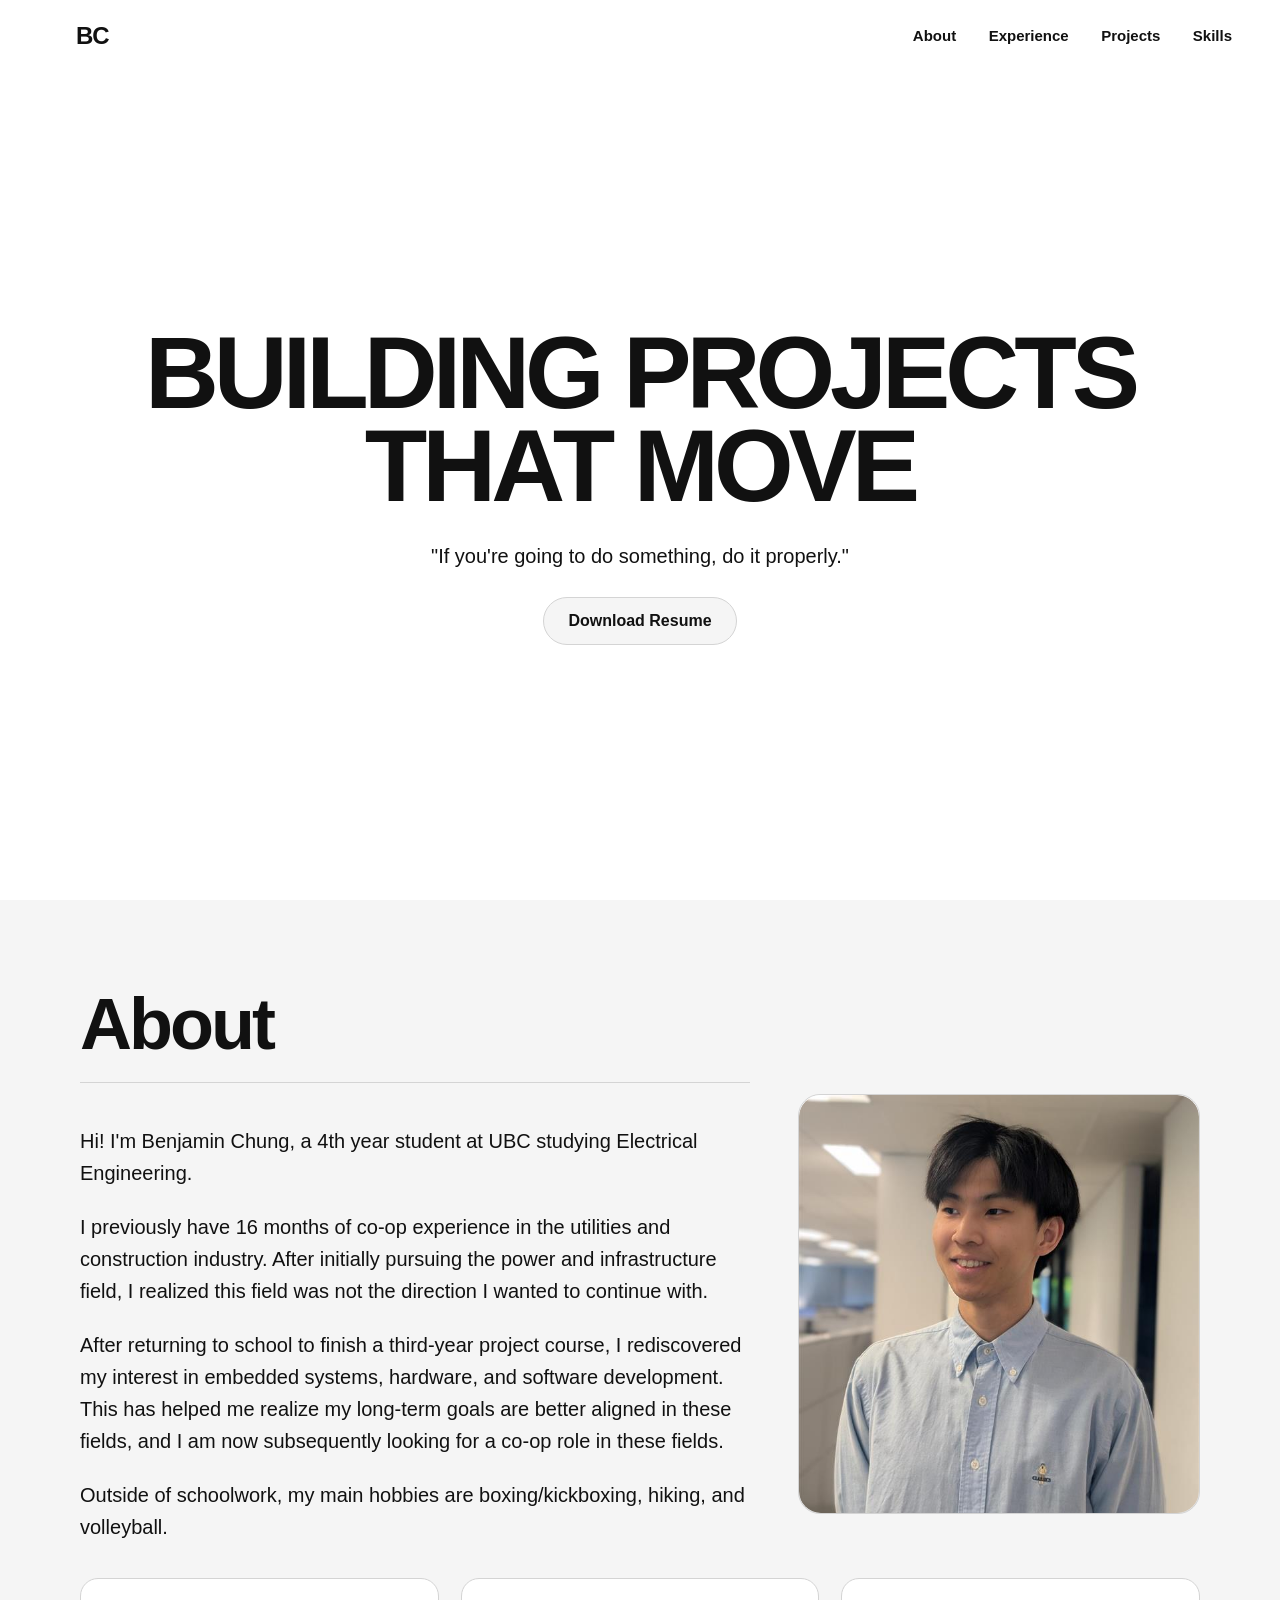
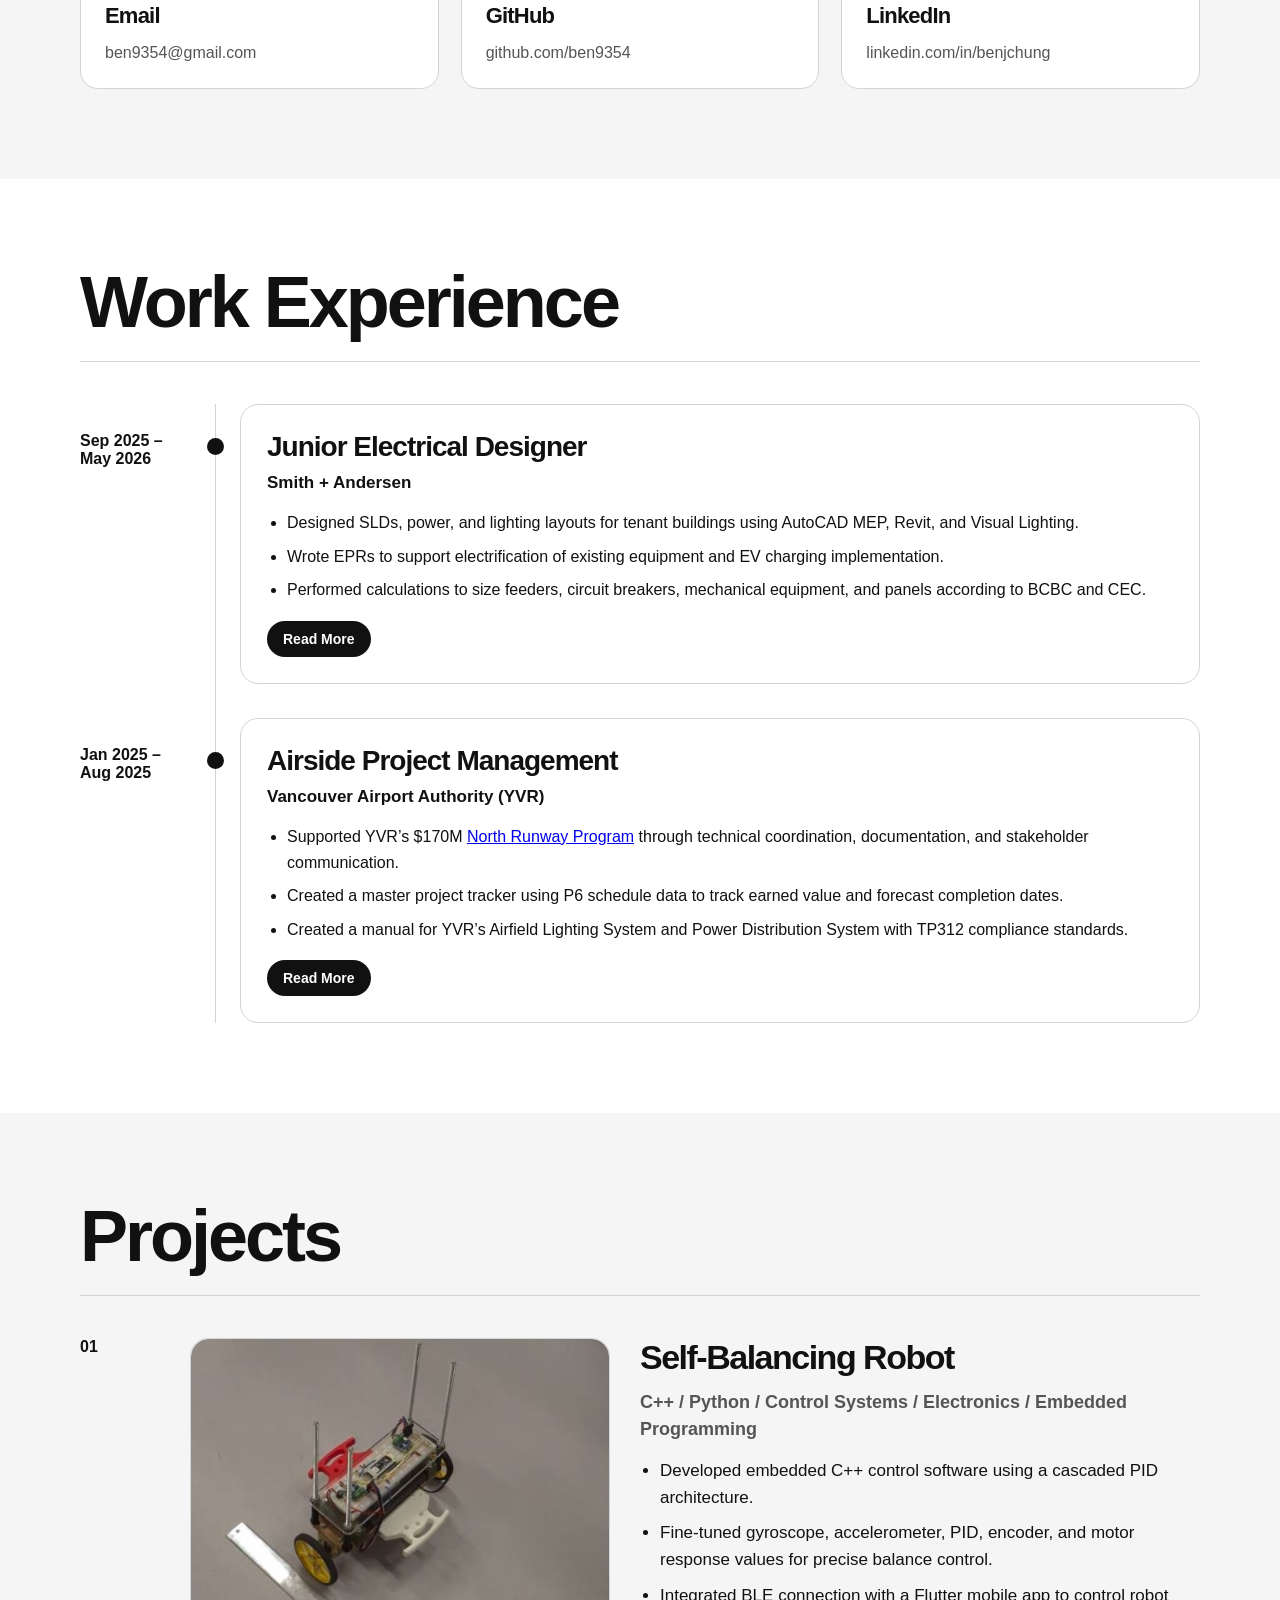
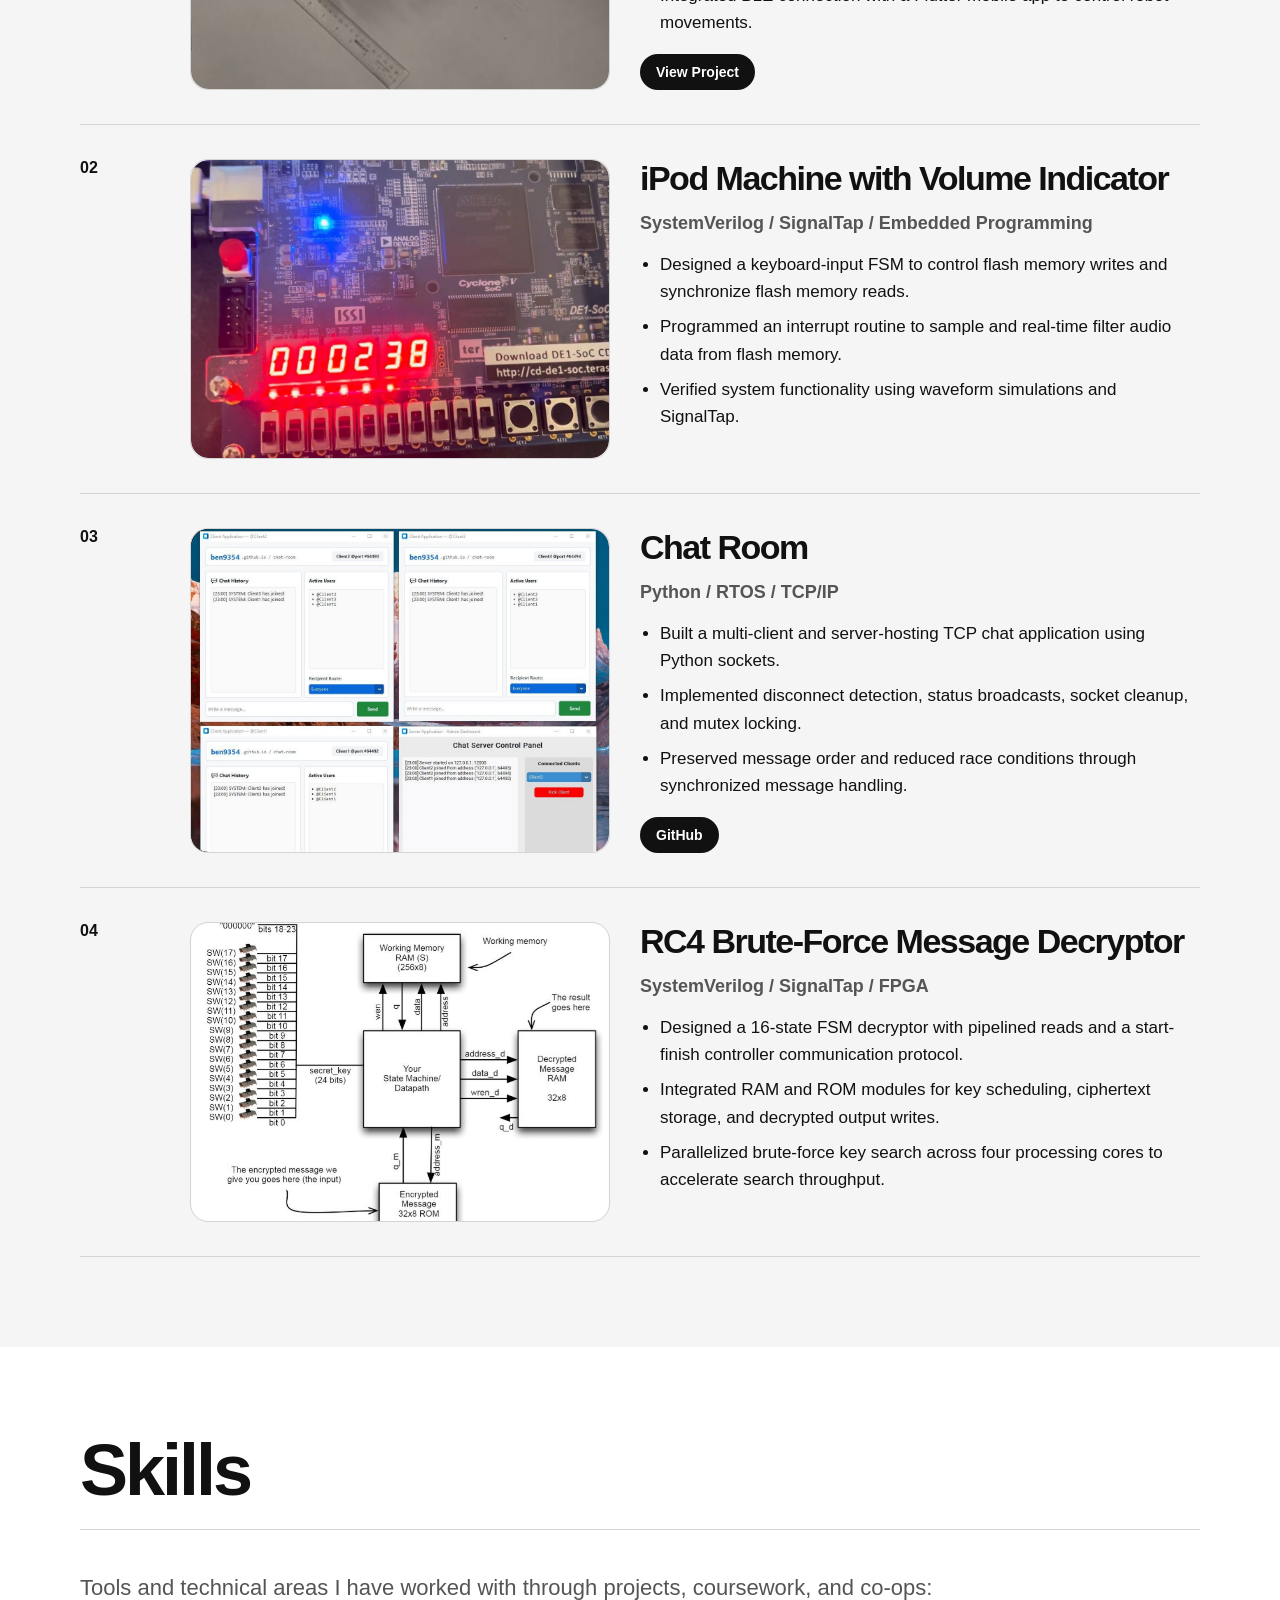
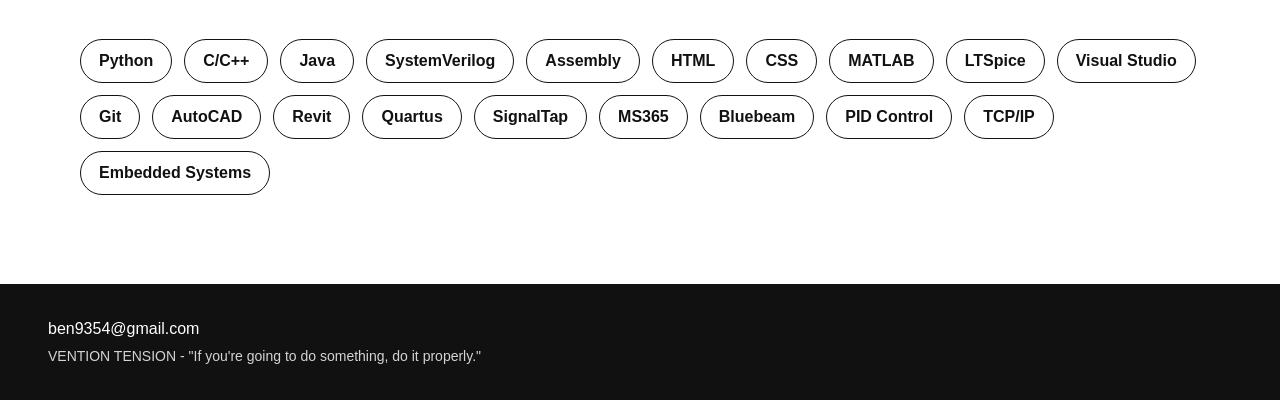
<file: index.html>
<!DOCTYPE html> 
<html lang="en">
<head>
  <!-- basic page setup -->
  <!-- main portfolio page -->
  <meta charset="UTF-8">
  <meta name="viewport" content="width=device-width, initial-scale=1.0">
  <title>Benjamin Chung | Portfolio</title>
  <link rel="stylesheet" href="style.css">
</head>
<body>

  <!-- top nav -->
  <nav>
    <a class="logo" href="index.html">BC</a>
    <div>
       <a href="#about">About</a>
      <a href="#experience">Experience</a>
      <a href="#projects">Projects</a>
      <a href="#skills">Skills</a>
    </div>
  </nav>


  
  <!-- hero / landing section -->
  <header class="hero">
    <h1>BUILDING PROJECTS<br>THAT MOVE</h1>
    <p class="subtext">"If you're going to do something, do it properly."</p>

    <div class="hero-buttons">
      <a href="ben_chung_resume.pdf" class="button secondary-button" download>Download Resume</a>
    </div>
  </header>

  
  <!-- about section -->
  <section id="about" class="about">
    <div class="about-layout">
      <div class="about-text">
        <h2>About</h2>
        <p>
          Hi! I'm Benjamin Chung, a 4th year student at UBC studying Electrical Engineering. 
        </p>
        
        <p>
          I previously have 16 months of co-op experience in the utilities and construction industry.
          After initially pursuing the power and infrastructure field, I realized this field was not the direction I wanted to continue with.
        </p>

        <p>
          After returning to school to finish a third-year project course, I rediscovered my interest in embedded systems,
          hardware, and software development. This has helped me realize my long-term goals are better aligned in these fields, and I am now subsequently looking for a co-op role in these fields.
        </p>

        <p>
          Outside of schoolwork, my main hobbies are boxing/kickboxing, hiking, and volleyball.
        </p>
      </div>

      <div class="about-photo">
        <img src="profile.jpg" alt="Benjamin Chung portrait" onload="this.parentElement.classList.add('has-photo')" onerror="this.style.display='none'">
        <p>profile.jpg</p>
      </div>
    </div>

    <div class="about-grid">
      <a class="about-card contact-button" href="mailto:ben9354@gmail.com">
        <h3>Email</h3>
        <p>ben9354@gmail.com</p>
      </a>

      <a class="about-card contact-button" href="https://github.com/ben9354" target="_blank">
        <h3>GitHub</h3>
        <p>github.com/ben9354</p>
      </a>

      <a class="about-card contact-button" href="https://linkedin.com/in/benjchung" target="_blank">
        <h3>LinkedIn</h3>
        <p>linkedin.com/in/benjchung</p>
      </a>
    </div>
  </section>

  
  <!-- work timeline -->
  <section id="experience" class="experience timeline-vertical-style">
    <div class="experience-inner">
      <h2>Work Experience</h2>

      <div class="timeline-vertical">
        <div class="timeline-line"></div>

        <div class="timeline-item">
          <div class="dot"></div>
          <div class="timeline-date">Sep 2025 – May 2026</div>
          <div class="timeline-card">
            <h3>Junior Electrical Designer</h3>
            <p class="company">Smith + Andersen</p>
            <ul>
              <li>Designed SLDs, power, and lighting layouts for tenant buildings using AutoCAD MEP, Revit, and Visual Lighting.</li>
              <li>Wrote EPRs to support electrification of existing equipment and EV charging implementation.</li>
              <li>Performed calculations to size feeders, circuit breakers, mechanical equipment, and panels according to BCBC and CEC.</li>
            </ul>
            <a class="read-more-link" href="work-smith-andersen.html">Read More</a>
          </div>
        </div>

        <div class="timeline-item">
          <div class="dot"></div>
          <div class="timeline-date">Jan 2025 – Aug 2025</div>
          <div class="timeline-card">
            <h3>Airside Project Management</h3>
            <p class="company">Vancouver Airport Authority (YVR)</p>
            <ul>
              <li>Supported YVR’s $170M <a href="https://news.yvr.ca/north-runway-modernization-program/" target="_blank">North Runway Program</a> through technical coordination, documentation, and stakeholder communication.</li>
              <li>Created a master project tracker using P6 schedule data to track earned value and forecast completion dates.</li>
              <li>Created a manual for YVR’s Airfield Lighting System and Power Distribution System with TP312 compliance standards.</li>
            </ul>
            <a class="read-more-link" href="work-yvr.html">Read More</a>
          </div>
        </div>
      </div>

    </div>
  </section>

  
  <!-- projects -->
  <section id="projects" class="projects">
    <h2 class="section-heading">Projects</h2>

    <div class="project">
      <span>01</span>

      <div>
        <div class="project-visual robot-visual">
          <img class="project-image" src="project-self-balancing-robot.jpg" alt="Self-balancing robot project image" onload="this.parentElement.classList.add('has-project-image')" onerror="this.style.display='none'">
          <p>project-self-balancing-robot.jpg</p>
        </div>
      </div>

      <div>
        <h2>Self-Balancing Robot</h2>
        <p class="project-tools">C++ / Python / Control Systems / Electronics / Embedded Programming</p>
        <ul class="project-points">
          <li>Developed embedded C++ control software using a cascaded PID architecture.</li>
          <li>Fine-tuned gyroscope, accelerometer, PID, encoder, and motor response values for precise balance control.</li>
          <li>Integrated BLE connection with a Flutter mobile app to control robot movements.</li>
        </ul>
        <div class="project-links">
          <a href="https://drive.google.com/drive/folders/1sXyrJWSjCt3jf3mRxMlip21zSfRidqCU" target="_blank">View Project</a>
        </div>
      </div>
    </div>

    <div class="project">
      <span>02</span>

      <div>
        <div class="project-visual electronics-visual">
          <img class="project-image" src="project-ipod-machine.jpg" alt="iPod machine FPGA project image" onload="this.parentElement.classList.add('has-project-image')" onerror="this.style.display='none'">
          <p>project-ipod-machine.jpg</p>
        </div>
      </div>

      <div>
        <h2>iPod Machine with Volume Indicator</h2>
        <p class="project-tools">SystemVerilog / SignalTap / Embedded Programming</p>
        <ul class="project-points">
          <li>Designed a keyboard-input FSM to control flash memory writes and synchronize flash memory reads.</li>
          <li>Programmed an interrupt routine to sample and real-time filter audio data from flash memory.</li>
          <li>Verified system functionality using waveform simulations and SignalTap.</li>
        </ul>
      </div>
    </div>

    <div class="project">
      <span>03</span>

      <div>
        <div class="project-visual website-visual">
          <img class="project-image" src="project-chat-room.jpg" alt="Chat room project image" onload="this.parentElement.classList.add('has-project-image')" onerror="this.style.display='none'">
          <p>project-chat-room.jpg</p>
        </div>
      </div>

      <div>
        <h2>Chat Room</h2>
        <p class="project-tools">Python / RTOS / TCP/IP</p>
        <ul class="project-points">
          <li>Built a multi-client and server-hosting TCP chat application using Python sockets.</li>
          <li>Implemented disconnect detection, status broadcasts, socket cleanup, and mutex locking.</li>
          <li>Preserved message order and reduced race conditions through synchronized message handling.</li>
        </ul>
        <div class="project-links">
          <a href="https://github.com/Ben9354/Chat-Room" target="_blank">GitHub</a>
        </div>
      </div>
    </div>

    <div class="project">
      <span>04</span>

      <div>
        <div class="project-visual future-visual">
          <img class="project-image" src="project-rc4-decryptor.jpg" alt="RC4 decryptor FPGA project image" onload="this.parentElement.classList.add('has-project-image')" onerror="this.style.display='none'">
          <p>project-rc4-decryptor.jpg</p>
        </div>
      </div>

      <div>
        <h2>RC4 Brute-Force Message Decryptor</h2>
        <p class="project-tools">SystemVerilog / SignalTap / FPGA</p>
        <ul class="project-points">
          <li>Designed a 16-state FSM decryptor with pipelined reads and a start-finish controller communication protocol.</li>
          <li>Integrated RAM and ROM modules for key scheduling, ciphertext storage, and decrypted output writes.</li>
          <li>Parallelized brute-force key search across four processing cores to accelerate search throughput.</li>
        </ul>
      </div>
    </div>
  </section>

  
  <!-- skills -->
  <section id="skills" class="skills">
    <h2>Skills</h2>
    <p class="skills-intro">
      Tools and technical areas I have worked with through projects, coursework, and co-ops:
    </p>

    <div class="skill-tags">
      <span>Python</span>
      <span>C/C++</span>
      <span>Java</span>
      <span>SystemVerilog</span>
      <span>Assembly</span>
      <span>HTML</span>
      <span>CSS</span>
      <span>MATLAB</span>
      <span>LTSpice</span>
      <span>Visual Studio</span>
      <span>Git</span>
      <span>AutoCAD</span>
      <span>Revit</span>
      <span>Quartus</span>
      <span>SignalTap</span>
      <span>MS365</span>
      <span>Bluebeam</span>
      <span>PID Control</span>
      <span>TCP/IP</span>
      <span>Embedded Systems</span>
    </div>
  </section>

  <!-- footer -->
<footer id="contact">
    <p>ben9354@gmail.com</p>
    <p class="footer-note">VENTION TENSION - "If you're going to do something, do it properly."</p>
  </footer>
</body>
</html>
</file>
<file: style.css>
/* Portfolio styles
   hand-edited version - layout kept the same */

* {
    box-sizing: border-box;
}


/* base page */
body {
  margin: 0;
  font-family: Helvetica, Arial, sans-serif;
  background: #ffffff;
  color: #111111;
}


/* nav */
nav {
  height: 72px;
  padding: 0 48px;
  display: flex;
  align-items: center;
  justify-content: space-between;
}

nav strong {
  font-size: 24px;
  letter-spacing: -1px;
}

nav a {
  margin-left: 28px;
  color: #111111;
  text-decoration: none;
  font-weight: 700;
  font-size: 15px;
}


/* home hero */
.hero {
  min-height: 78vh;
  padding: 70px 48px;
  display: flex;
  flex-direction: column;
  justify-content: center;
  text-align: center;
}

.eyebrow {
  text-transform: uppercase;
  font-weight: 800;
  letter-spacing: 1.5px;
  margin-bottom: 18px;
}

.hero h1 {
  font-size: clamp(44px, 8vw, 115px);
  line-height: 0.9;
  letter-spacing: -5px;
  margin: 0 auto;
  max-width: 1000px;
}

.subtext {
  font-size: 20px;
  max-width: 620px;
  margin: 28px auto;
  line-height: 1.45;
}

.hero-buttons {
  display: flex;
  justify-content: center;
  gap: 12px;
  flex-wrap: wrap;
}

.button {
  display: inline-block;
  margin: 0;
  background: #111111;
  color: white;
  padding: 14px 24px;
  border-radius: 999px;
  text-decoration: none;
  font-weight: 800;
}

.secondary-button {
  background: #f5f5f5;
  color: #111111;
  border: 1px solid #d4d4d4;
}


/* projects section */
.projects {
  padding: 80px 48px;
}

.section-heading {
  font-size: 48px;
  margin: 0 0 42px;
  letter-spacing: -2px;
}

.project {
  display: grid;
  grid-template-columns: 80px 0.9fr 1.2fr;
  gap: 30px;
  padding: 34px 0;
  border-top: 1px solid #d4d4d4;
  align-items: center;
}

.project:last-child {
  border-bottom: 1px solid #d4d4d4;
}

.project span {
  font-weight: 900;
}

.project h2 {
  margin: 0;
  font-size: 34px;
  letter-spacing: -1.5px;
}

.project p {
  margin: 12px 0 0;
  color: #555555;
  font-size: 18px;
  line-height: 1.5;
}

.project-visual {
  min-height: 180px;
  border-radius: 18px;
  background: #f5f5f5;
  border: 1px solid #d4d4d4;
  display: flex;
  align-items: flex-end;
  padding: 18px;
  overflow: hidden;
}

.project-visual p {
  margin: 0;
  color: #111111;
  font-size: 15px;
  font-weight: 900;
  text-transform: uppercase;
  letter-spacing: 1px;
}

.robot-visual {
  background:
    radial-gradient(circle at 70% 35%, #111111 0 14%, transparent 15%),
    linear-gradient(135deg, #f5f5f5, #d4d4d4);
}

.website-visual {
  background:
    linear-gradient(90deg, #111111 0 35%, transparent 35%),
    #f5f5f5;
}

.electronics-visual {
  background:
    linear-gradient(135deg, transparent 45%, #111111 46%, #111111 54%, transparent 55%),
    #f5f5f5;
}

.future-visual {
  background:
    radial-gradient(circle at center, transparent 0 28%, #111111 29%, #111111 32%, transparent 33%),
    #f5f5f5;
}

.project-links {
  display: flex;
  gap: 10px;
  flex-wrap: wrap;
  margin-top: 18px;
}

.project-links a {
  display: inline-block;
  background: #111111;
  color: white;
  text-decoration: none;
  padding: 10px 16px;
  border-radius: 999px;
  font-size: 14px;
  font-weight: 800;
}


/* skills */
.skills {
  padding: 80px 48px;
  background: #f5f5f5;
}

.skills h2 {
  font-size: 48px;
  margin: 0 0 16px;
  letter-spacing: -2px;
}

.skills-intro {
  max-width: 700px;
  font-size: 22px;
  line-height: 1.45;
  color: #555555;
}

.skill-tags {
  display: flex;
  flex-wrap: wrap;
  gap: 12px;
  margin-top: 34px;
}

.skill-tags span {
  padding: 12px 18px;
  border: 1px solid #111111;
  border-radius: 999px;
  font-weight: 800;
  background: white;
}


/* work experience */
.experience {
  padding: 85px 48px;
  background: #ffffff;
  color: #111111;
}

.experience-inner {
  max-width: 1120px;
  margin: 0 auto;
}

.section-label {
  margin: 0 0 14px;
  text-transform: uppercase;
  letter-spacing: 2px;
  font-weight: 900;
  color: #111111;
}

.experience h2 {
  margin: 0 0 42px;
  font-size: clamp(40px, 6vw, 72px);
  line-height: 0.95;
  letter-spacing: -3px;
}

.timeline-vertical {
  position: relative;
}

.timeline-line {
  position: absolute;
  top: 0;
  bottom: 0;
  left: 135px;
  width: 1px;
  background: #d4d4d4;
}

.timeline-item {
  position: relative;
  display: grid;
  grid-template-columns: 110px 1fr;
  gap: 50px;
  padding: 0 0 34px;
}

.timeline-item:last-child {
  padding-bottom: 0;
}

.dot {
  position: absolute;
  left: 127px;
  top: 34px;
  width: 17px;
  height: 17px;
  background: #111111;
  border-radius: 50%;
}

.timeline-date {
  color: #111111;
  font-weight: 900;
  text-align: left;
  padding-top: 28px;
}

.timeline-card {
  background: #ffffff;
  border: 1px solid #d4d4d4;
  border-radius: 18px;
  padding: 26px;
}

.timeline-card h3 {
  margin: 0 0 12px;
  font-size: 28px;
  letter-spacing: -1px;
}

.timeline-card p {
  margin: 0;
  color: #111111;
  line-height: 1.6;
}


/* about */
.about {
  padding: 80px 48px;
  background: #f5f5f5;
}

.about h2 {
  font-size: 48px;
  margin: 0 0 16px;
  letter-spacing: -2px;
}

.about p {
  max-width: 700px;
  font-size: 22px;
  line-height: 1.45;
}

.about-grid {
  margin-top: 35px;
  display: grid;
  grid-template-columns: repeat(3, 1fr);
  gap: 22px;
}

.about-card {
  background: white;
  padding: 24px;
  border-radius: 18px;
  border: 1px solid #d4d4d4;
}

.contact-button {
  display: block;
  color: #111111;
  text-decoration: none;
  transition: transform 0.2s;
}

.contact-button:hover {
  transform: translateY(-4px);
}

.about-card h3 {
  margin: 0 0 12px;
  font-size: 22px;
  letter-spacing: -0.8px;
}

.about-card p {
  margin: 0;
  font-size: 16px;
  color: #555555;
}


/* footer */
footer {
  padding: 36px 48px;
  background: #111111;
  color: white;
}

footer p {
  margin: 0;
}

.footer-note {
  margin-top: 10px;
  color: #d4d4d4;
  font-size: 14px;
}


/* mobile-ish fixes */
@media (max-width: 800px) {
  nav {
    height: auto;
    padding: 20px 22px;
    align-items: flex-start;
    gap: 16px;
  }

  nav div {
    display: flex;
    flex-wrap: wrap;
    gap: 12px;
    justify-content: flex-end;
  }

  nav a {
    margin-left: 0;
  }

  .hero {
    padding: 50px 22px;
  }

  .hero h1 {
    letter-spacing: -3px;
  }

  .projects,
  .skills,
  .about,
  .experience,
  footer {
    padding-left: 22px;
    padding-right: 22px;
  }

  .project {
    grid-template-columns: 1fr;
    gap: 14px;
  }

  .project-visual {
    min-height: 160px;
  }

  .timeline-line,
  .dot {
    display: none;
  }

  .timeline-item {
    grid-template-columns: 1fr;
    gap: 10px;
  }

  .timeline-date {
    text-align: left;
    padding-top: 0;
  }

  .about-grid {
    grid-template-columns: 1fr;
  }
}


/* Consistent section width, title sizing, and divider lines */
.projects,
.skills,
.about,
.experience {
  padding-top: 85px;
  padding-bottom: 85px;
}

.projects > .section-heading,
.projects > .project,
.skills > h2,
.skills > .skills-intro,
.skills > .skill-tags,
.about > h2,
.about > p,
.about > .about-grid {
  max-width: 1120px;
  margin-left: auto;
  margin-right: auto;
}

.section-heading,
.skills h2,
.about h2,
.experience h2 {
  font-size: clamp(40px, 6vw, 72px);
  line-height: 0.95;
  letter-spacing: -3px;
  padding-bottom: 24px;
  border-bottom: 1px solid #d4d4d4;
}

.section-heading,
.skills h2,
.about h2 {
  margin-bottom: 42px;
}

.skills-intro,
.about > p {
  margin-top: 0;
}

.skill-tags,
.about-grid {
  margin-top: 35px;
}

@media (max-width: 800px) {
  .projects,
  .skills,
  .about,
  .experience {
    padding-top: 65px;
    padding-bottom: 65px;
  }

  .section-heading,
  .skills h2,
  .about h2,
  .experience h2 {
    letter-spacing: -2px;
  }
}


/* Remove duplicate line under Projects title */
.projects > .section-heading {
  border-bottom: none;
  padding-bottom: 0;
}


/* Consistent spacing below section titles */
.projects > .section-heading,
.skills h2,
.about h2,
.experience h2 {
  margin-bottom: 42px;
}

.projects > .section-heading {
  border-bottom: none;
  padding-bottom: 0;
}

.skills h2,
.about h2,
.experience h2 {
  padding-bottom: 24px;
  border-bottom: 1px solid #d4d4d4;
}

/* Remove extra top margin from content directly below section titles */
.skills-intro,
.about > p {
  margin-top: 0;
}

.timeline-vertical {
  margin-top: 0;
}

.project:first-of-type {
  margin-top: 0;
}


/* Match Projects title spacing to Work Experience */
.projects > .section-heading {
  padding-bottom: 24px;
  border-bottom: 1px solid #d4d4d4;
  margin-bottom: 42px;
}

/* Remove the extra line from the first project row */
.projects > .project:first-of-type {
  border-top: none;
  padding-top: 0;
}


/* Centered full-screen hero spacing */
.hero {
  min-height: calc(100vh - 72px);
  padding: 0 48px;
  justify-content: center;
  align-items: center;
  text-align: center;
}

.hero h1 {
  margin: 0 auto;
}

.subtext {
  margin: 30px auto 26px;
}

.hero-buttons {
  margin-top: 0;
  justify-content: center;
}

@media (max-width: 800px) {
  .hero {
    min-height: calc(100vh - 72px);
    padding: 0 22px;
  }

  .subtext {
    margin: 24px auto 22px;
  }
}


/* Project/work links and expanded content */
.read-more-link,
.project-links a,
.back-link,
.gallery-link {
  display: inline-block;
  background: #111111;
  color: white;
  text-decoration: none;
  padding: 10px 16px;
  border-radius: 999px;
  font-size: 14px;
  font-weight: 800;
}

.read-more-link {
  margin-top: 18px;
}

.company {
  margin: 0 0 16px;
  color: #555555;
  font-size: 17px;
  font-weight: 800;
  line-height: 1.4;
}

.timeline-card h3 {
  margin-bottom: 6px;
}

.timeline-card ul,
.project-points {
  margin: 14px 0 0;
  padding-left: 20px;
  color: #111111;
  line-height: 1.6;
}

.timeline-card li,
.project-points li {
  margin-bottom: 8px;
}

.timeline-card li:last-child,
.project-points li:last-child {
  margin-bottom: 0;
}

.project-tools {
  font-weight: 800;
  color: #555555;
}

.project-points {
  font-size: 17px;
}

.detail-hero {
  min-height: 55vh;
  padding: 90px 48px 70px;
  display: flex;
  flex-direction: column;
  justify-content: center;
}

.detail-hero-inner,
.detail-section-inner {
  max-width: 1120px;
  margin: 0 auto;
  width: 100%;
}

.detail-hero h1 {
  font-size: clamp(44px, 8vw, 115px);
  line-height: 0.9;
  letter-spacing: -5px;
  margin: 20px 0 18px;
}

.detail-hero p {
  color: #555555;
  font-size: 20px;
  line-height: 1.45;
  max-width: 780px;
}

.detail-section {
  padding: 85px 48px;
}

.detail-section.alt {
  background: #f5f5f5;
}

.detail-section h2 {
  font-size: clamp(40px, 6vw, 72px);
  line-height: 0.95;
  letter-spacing: -3px;
  padding-bottom: 24px;
  border-bottom: 1px solid #d4d4d4;
  margin: 0 0 42px;
}

.detail-section p {
  color: #111111;
  font-size: 18px;
  line-height: 1.7;
  max-width: 900px;
}

.detail-list {
  margin: 0;
  padding-left: 22px;
  max-width: 900px;
  line-height: 1.7;
}

.detail-list li {
  margin-bottom: 10px;
}

.media-grid {
  display: grid;
  grid-template-columns: repeat(2, 1fr);
  gap: 24px;
}

.media-card {
  background: white;
  border: 1px solid #d4d4d4;
  border-radius: 18px;
  overflow: hidden;
}

.media-placeholder {
  min-height: 260px;
  background:
    linear-gradient(135deg, transparent 45%, #111111 46%, #111111 54%, transparent 55%),
    #f5f5f5;
  display: flex;
  align-items: flex-end;
  padding: 20px;
}

.media-placeholder p {
  margin: 0;
  font-size: 15px;
  font-weight: 900;
  text-transform: uppercase;
  letter-spacing: 1px;
  color: #111111;
}

.media-caption {
  padding: 20px;
}

.media-caption h3 {
  margin: 0 0 8px;
  font-size: 22px;
  letter-spacing: -0.8px;
}

.media-caption p {
  margin: 0;
  font-size: 16px;
  color: #555555;
}

.small-note {
  color: #555555;
  font-size: 15px;
  margin-top: 24px;
}

@media (max-width: 800px) {
  .detail-hero,
  .detail-section {
    padding-left: 22px;
    padding-right: 22px;
  }

  .detail-hero h1 {
    letter-spacing: -3px;
  }

  .media-grid {
    grid-template-columns: 1fr;
  }
}


/* Inline links inside work descriptions */
.timeline-card p a {
  color: #111111;
  font-weight: 800;
  text-decoration: underline;
  text-underline-offset: 3px;
}

.secondary-read-more {
  margin-left: 8px;
  background: #f5f5f5;
  color: #111111;
  border: 1px solid #d4d4d4;
}

.detail-section p a {
  color: #111111;
  font-weight: 800;
  text-decoration: underline;
  text-underline-offset: 3px;
}


/* Updated About section layout */
.about {
  background: #f5f5f5;
}

.about-layout {
  max-width: 1120px;
  margin: 0 auto;
  display: grid;
  grid-template-columns: 1.25fr 0.75fr;
  gap: 48px;
  align-items: center;
}

.about-text h2 {
  font-size: clamp(40px, 6vw, 72px);
  line-height: 0.95;
  letter-spacing: -3px;
  padding-bottom: 24px;
  border-bottom: 1px solid #d4d4d4;
  margin: 0 0 42px;
}

.about-text p {
  max-width: 720px;
  font-size: 20px;
  line-height: 1.6;
  color: #111111;
  margin: 0 0 22px;
}

.about-text p:last-child {
  margin-bottom: 0;
}

.about-photo {
  min-height: 420px;
  border-radius: 22px;
  border: 1px solid #d4d4d4;
  background:
    radial-gradient(circle at 50% 35%, #d4d4d4 0 18%, transparent 19%),
    linear-gradient(180deg, #ffffff, #e5e5e5);
  display: flex;
  align-items: flex-end;
  justify-content: center;
  padding: 24px;
  overflow: hidden;
}

.about-photo p {
  margin: 0;
  color: #555555;
  font-size: 15px;
  font-weight: 900;
  text-transform: uppercase;
  letter-spacing: 1px;
}

.about > .about-grid {
  max-width: 1120px;
  margin: 35px auto 0;
}

@media (max-width: 800px) {
  .about-layout {
    grid-template-columns: 1fr;
    gap: 28px;
  }

  .about-photo {
    min-height: 320px;
  }

  .about-text h2 {
    letter-spacing: -2px;
  }
}


/* Final polish: stable scaling, equal spacing, clickable logo, backgrounds, media */
:root {
  --page-max: 1120px;
  --text-max: 900px;
  --section-space: clamp(72px, 7vw, 96px);
}

html {  scroll-behavior: smooth; }
body { overflow-x:hidden; }

nav {
  height: 72px;
  padding: 0 clamp(22px, 4vw, 48px);
}

.logo {
  color: #111111;
  text-decoration: none;
  font-size: 24px;
  font-weight: 900;
  letter-spacing: -1px;
}
.logo:visited { color: #111111; }

.hero {
  min-height: clamp(620px, calc(100vh - 72px), 860px);
  padding: 0 clamp(22px, 4vw, 48px);
}
.hero h1 { max-width: min(1000px, 92vw); }

.about, .experience, .projects, .skills, .detail-section {
  padding-top: var(--section-space);
  padding-bottom: var(--section-space);
}

.about, .projects { background:#f5f5f5; }
.experience, .skills { background:#ffffff; }

.projects > .section-heading,
.projects > .project,
.skills > h2,
.skills > .skills-intro,
.skills > .skill-tags,
.about-layout,
.about > .about-grid,
.experience-inner {
  max-width: var(--page-max);
  margin-left: auto;
  margin-right: auto;
}

.about-layout { align-items: start; }

.about-photo {
  margin-top: 104px;
  min-height: 420px;
  position: relative;
  background:
    radial-gradient(circle at 50% 35%, #d4d4d4 0 18%, transparent 19%),
    linear-gradient(180deg, #ffffff, #e5e5e5);
}
.about-photo img {
  position: absolute;
  inset: 0;
  width: 100%;
  height: 100%;
  border-radius: 22px;
  object-fit: cover;
  display: block;
}
.about-photo.has-photo p { display: none; }
.about-photo p { position: relative; z-index: 1; }

.about-card, .timeline-card, .media-card { background: #ffffff; }

.detail-hero {
  min-height: auto;
  padding: clamp(70px, 8vw, 110px) clamp(22px, 4vw, 48px) clamp(60px, 7vw, 90px);
}
.detail-hero-inner { max-width: var(--text-max); }
.detail-heading-block { margin-top: 26px; }
.detail-hero h1 {
  font-size: clamp(42px, 6vw, 82px);
  line-height: 0.95;
  letter-spacing: -3px;
  margin: 0 0 18px;
  max-width: var(--text-max);
}
.detail-company {
  margin: 0 0 6px;
  color: #111111;
  font-size: clamp(22px, 2.4vw, 30px);
  font-weight: 900;
  letter-spacing: -0.8px;
}
.detail-date {
  margin: 0;
  color: #555555;
  font-size: 18px;
  font-weight: 800;
}

.detail-section-inner { max-width: var(--text-max); }
.detail-section h2 {
  max-width: var(--text-max);
  font-size: clamp(38px, 5vw, 60px);
  letter-spacing: -2px;
}
.detail-section p, .detail-list { max-width: var(--text-max); }
.notable-list { margin-top: 18px; }
.notable-list li { font-weight: 800; }

.media-section .detail-section-inner { max-width: var(--page-max); }
.media-section h2 { max-width: var(--page-max); }
.media-grid { margin-top: 0; }
.media-frame {
  min-height: 260px;
  background: #f5f5f5;
  position: relative;
  overflow: hidden;
}
.media-image, .media-video {
  width: 100%;
  height: 100%;
  min-height: 260px;
  display: block;
  object-fit: cover;
}
.media-fallback {
  min-height: 260px;
  background:
    linear-gradient(135deg, transparent 45%, #111111 46%, #111111 54%, transparent 55%),
    #f5f5f5;
  display: flex;
  align-items: flex-end;
  padding: 20px;
}
.media-fallback p {
  margin: 0;
  font-size: 15px;
  font-weight: 900;
  text-transform: uppercase;
  letter-spacing: 1px;
  color: #111111;
}

@media (min-width: 1400px) {
  .hero h1 { font-size: 115px; }
}
@media (max-width: 800px) {
  nav { padding: 20px 22px; }
  .hero { min-height: clamp(560px, calc(100vh - 72px), 760px); }
  .about-photo { margin-top: 0; }
  .detail-hero h1 { letter-spacing: -2px; }
}


/* Work page typography refinement */
.detail-company,
.detail-date {
  font-weight: 400;
}

.detail-section p a,
.detail-section p a:visited {
  font-weight: 400;
}

.detail-list,
.detail-list li,
.notable-list,
.notable-list li {
  font-size: 18px;
  font-weight: 400;
  line-height: 1.7;
  color: #111111;
}

.notable-list {
  margin-top: 18px;
  padding-left: 22px;
}

.notable-list li {
  margin-bottom: 10px;
}


/* Match About, Key Contributions, and notable-project typography */
.detail-section p,
.detail-list,
.detail-list li,
.notable-intro,
.notable-list,
.notable-list li {
  font-size: 18px;
  line-height: 1.7;
  font-weight: 400;
  color: #111111;
}

.detail-section p {
  margin-top: 0;
  margin-bottom: 18px;
}

.notable-intro {
  margin-bottom: 8px;
}

.notable-list {
  margin-top: 0;
  margin-bottom: 0;
  padding-left: 22px;
}

.notable-list li {
  margin-bottom: 6px;
}

.notable-list li:last-child {
  margin-bottom: 0;
}


/* Final work-page title, media heading, and notable project spacing */
.detail-company {
  font-weight: 900;
}

.detail-date {
  font-weight: 800;
}

.media-section .detail-section-inner {
  max-width: var(--text-max);
}

.media-section h2 {
  max-width: var(--text-max);
  font-size: clamp(38px, 5vw, 60px);
  line-height: 0.95;
  letter-spacing: -2px;
  padding-bottom: 24px;
  border-bottom: 1px solid #d4d4d4;
  margin: 0 0 42px;
}

.notable-intro {
  margin-top: 0;
  margin-bottom: 4px;
}

.notable-list {
  margin-top: 0;
  padding-left: 22px;
}

.notable-list li {
  margin-bottom: 2px;
  line-height: 1.45;
}

.notable-list li:last-child {
  margin-bottom: 0;
}


/* Main project image hooks */
.project-visual {
  position: relative;
}

.project-image {
  position: absolute;
  inset: 0;
  width: 100%;
  height: 100%;
  border-radius: 18px;
  object-fit: cover;
  display: block;
}

.project-visual.has-project-image p {
  display: none;
}

.project-visual p {
  position: relative;
  z-index: 1;
}

/* Keep media images/videos consistent */
.media-frame {
  background: #f5f5f5;
}

.media-image,
.media-video {
  width: 100%;
  height: 100%;
  min-height: 260px;
  object-fit: cover;
}


/* Fix media cards so images/videos all crop into the same clean frame */
.media-grid {
  align-items: start;
}

.media-card {
  display: flex;
  flex-direction: column;
  overflow: hidden;
}

.media-frame {
  position: relative;
  width: 100%;
  aspect-ratio: 4 / 3;
  min-height: 0;
  height: auto;
  background: #f5f5f5;
  overflow: hidden;
}

.media-image,
.media-video {
  position: absolute;
  inset: 0;
  z-index: 2;
  width: 100%;
  height: 100%;
  min-height: 0;
  object-fit: cover;
  display: block;
  background: #f5f5f5;
}

.media-fallback {
  position: absolute;
  inset: 0;
  z-index: 1;
  min-height: 0;
  width: 100%;
  height: 100%;
  display: flex;
  align-items: flex-end;
  padding: 20px;
}

.media-caption {
  min-height: 138px;
}


/* Make media caption boxes consistent */
.media-card {
  height: 100%;
}

.media-caption {
  min-height: 128px;
  display: flex;
  flex-direction: column;
  justify-content: flex-start;
}

.media-caption h3 {
  font-size: 18px;
  line-height: 1.2;
  margin: 0 0 8px;
}

.media-caption p {
  font-size: 14px;
  line-height: 1.45;
  margin: 0;
}


/* Make main project images larger and reduce vertical cropping */
.project {
  align-items: stretch;
}

.project-visual {
  min-height: 300px;
  height: 100%;
}

.project-image {
  object-fit: cover;
  object-position: center;
}

@media (max-width: 800px) {
  .project-visual {
    min-height: 260px;
  }
}
</file>
